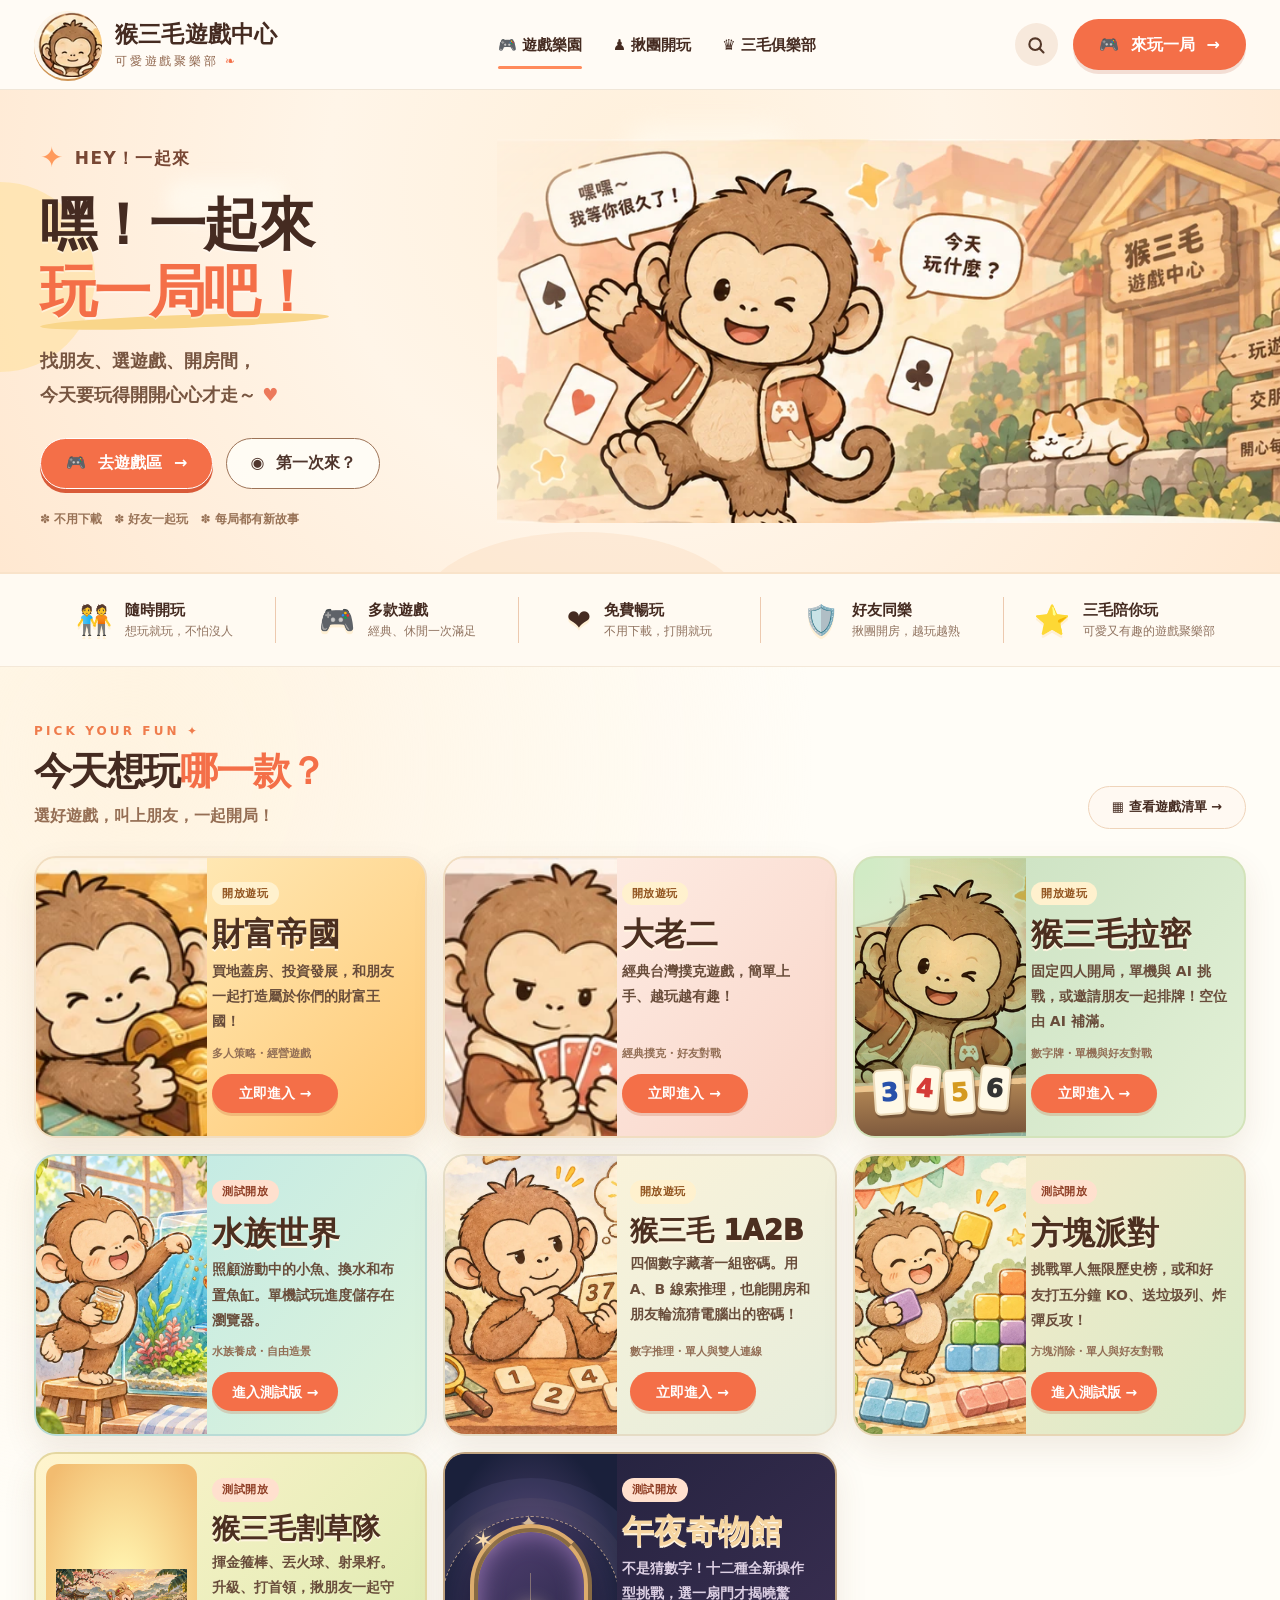
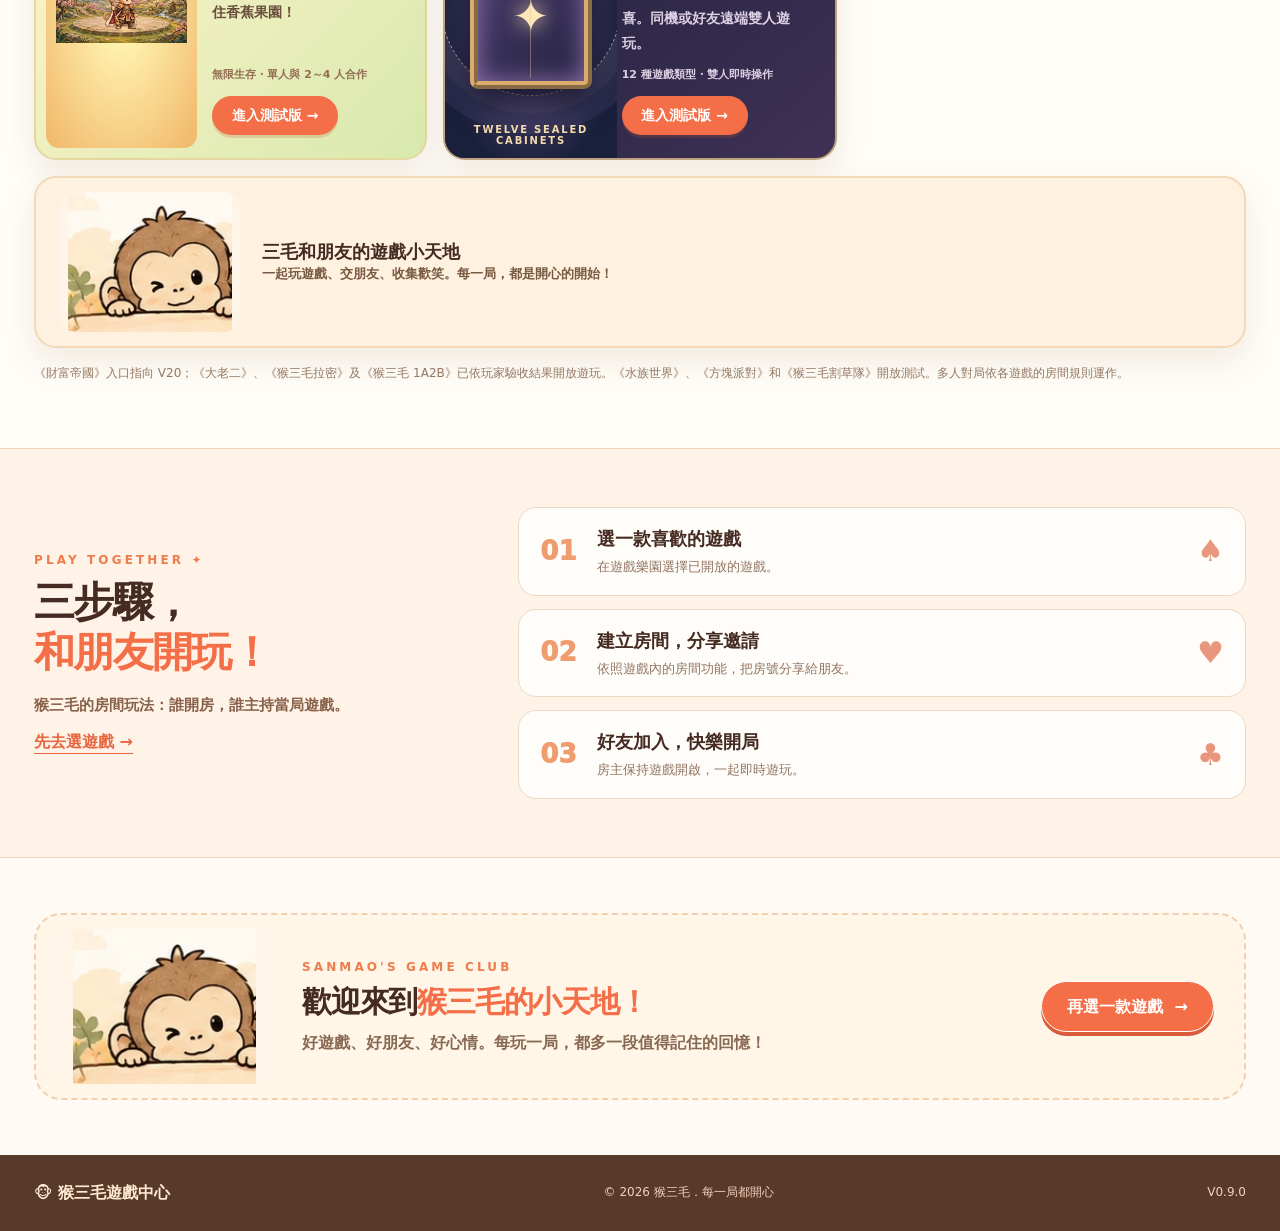
<file: index.html>
<!doctype html>
<html lang="zh-Hant">
<head>
<meta charset="utf-8">
<meta name="viewport" content="width=device-width, initial-scale=1, viewport-fit=cover">
<meta name="theme-color" content="#fff7eb">
<meta name="description" content="猴三毛遊戲中心：財富帝國、大老二、猴三毛拉密、水族世界、猴三毛 1A2B、猴三毛方塊對戰、猴三毛割草隊。選遊戲、揪朋友、開房間，一起玩得開心！">
<title>猴三毛遊戲中心｜嘿！一起來玩一局吧！</title>
<link rel="canonical" href="https://yiq1796.github.io/game-center/">
<meta property="og:type" content="website">
<meta property="og:title" content="猴三毛遊戲中心">
<meta property="og:description" content="猴三毛陪你玩財富帝國、大老二、拉密、水族世界、1A2B、方塊對戰和割草隊。選遊戲、揪朋友、一起開玩！">
<meta name="application-name" content="猴三毛遊戲中心">
<!-- 猴三毛 V0.7.0：書籤、桌面捷徑與手機主畫面統一圖示 -->
<link rel="icon" href="./favicon.ico?v=070" sizes="any">
<link rel="icon" type="image/png" sizes="32x32" href="./assets/icons/favicon-32-v070.png">
<link rel="apple-touch-icon" sizes="180x180" href="./assets/icons/apple-touch-icon-v070.png">
<link rel="manifest" href="./site.webmanifest?v=070">
<meta name="apple-mobile-web-app-capable" content="yes">
<meta name="apple-mobile-web-app-title" content="猴三毛遊戲中心">
<meta name="mobile-web-app-capable" content="yes">
<link rel="stylesheet" href="./assets/site.css?v=089">


</head>
<body>
<a class="skip-link" href="#games">跳到遊戲區</a>
<header class="site-header" id="top">
  <div class="header-container">
    <a class="brand" href="#top" aria-label="猴三毛遊戲中心，回到頁首">
      <span class="brand-avatar"><img src="assets/mascot-logo.webp" alt="猴三毛微笑頭像" width="89" height="86"></span>
      <span class="brand-copy"><strong>猴三毛遊戲中心</strong><small>可愛遊戲聚樂部 <span aria-hidden="true">❧</span></small></span>
    </a>
    <nav class="main-nav" aria-label="主選單">
      <a class="nav-active" href="#games"><span aria-hidden="true">🎮</span> 遊戲樂園</a>
      <a href="#how"><span aria-hidden="true">♟</span> 揪團開玩</a>
      <a href="#club"><span aria-hidden="true">♛</span> 三毛俱樂部</a>
    </nav>
    <div class="header-actions">
      <button class="search-toggle" id="search-toggle" type="button" aria-label="搜尋遊戲" aria-expanded="false" aria-controls="search-panel"><svg viewBox="0 0 24 24" width="20" height="20" fill="none" stroke="currentColor" stroke-width="2.5" stroke-linecap="round"><circle cx="11" cy="11" r="7"/><path d="m16 16 5 5"/></svg></button>
      <a class="cta cta-header" href="#games"><span aria-hidden="true">🎮</span> 來玩一局 <span aria-hidden="true">→</span></a>
    </div>
  </div>
  <div id="search-panel" class="search-panel" hidden><label for="game-search">想找哪一款遊戲？</label><input id="game-search" type="search" placeholder="搜尋遊戲名稱，例如水族世界…" autocomplete="off"><button id="search-clear" type="button">清除</button></div>
</header>
<main>
  <section class="hero" aria-labelledby="hero-title">
    <div class="hero-cloud cloud-left" aria-hidden="true"></div><div class="hero-cloud cloud-right" aria-hidden="true"></div>
    <div class="page-container hero-inner">
      <div class="hero-copy">
        <p class="hero-eyebrow"><span class="hey-rays" aria-hidden="true">✦</span> HEY！一起來</p>
        <h1 id="hero-title">嘿！一起來<br><span>玩一局吧！</span></h1>
        <p class="hero-description">找朋友、選遊戲、開房間，<br>今天要玩得開開心心才走～ <span aria-hidden="true">♥</span></p>
        <div class="hero-buttons"><a class="cta cta-primary" href="#games"><span aria-hidden="true">🎮</span> 去遊戲區 <span aria-hidden="true">→</span></a><a class="cta cta-secondary" href="#how"><span aria-hidden="true">◉</span> 第一次來？</a></div>
        <p class="hero-note">✽ 不用下載　✽ 好友一起玩　✽ 每局都有新故事</p>
      </div>
      <div class="hero-art"><img src="assets/hero-clubhouse.webp" alt="猴三毛穿著自然的休閒外套，開心揮手邀請朋友玩遊戲；身旁有撲克牌、溫暖的遊戲村莊與貓咪" width="952" height="430" fetchpriority="high"></div>
    </div>
  </section>
  <section class="features" aria-label="猴三毛遊戲中心特色"><div class="page-container features-grid">
    <div class="feature"><span class="feature-icon">🧑‍🤝‍🧑</span><div><strong>隨時開玩</strong><small>想玩就玩，不怕沒人</small></div></div>
    <div class="feature"><span class="feature-icon">🎮</span><div><strong>多款遊戲</strong><small>經典、休閒一次滿足</small></div></div>
    <div class="feature"><span class="feature-icon">❤️</span><div><strong>免費暢玩</strong><small>不用下載，打開就玩</small></div></div>
    <div class="feature"><span class="feature-icon">🛡️</span><div><strong>好友同樂</strong><small>揪團開房，越玩越熟</small></div></div>
    <div class="feature"><span class="feature-icon">⭐</span><div><strong>三毛陪你玩</strong><small>可愛又有趣的遊戲聚樂部</small></div></div>
  </div></section>
  <section class="games-section" id="games" aria-labelledby="games-title"><div class="page-container">
    <div class="section-title-row"><div><p class="section-eyebrow">PICK YOUR FUN <span aria-hidden="true">✦</span></p><h2 id="games-title">今天想玩<span>哪一款？</span></h2><p class="section-caption">選好遊戲，叫上朋友，一起開局！</p></div><a class="outline-link" href="#game-list">▦ 查看遊戲清單 <span aria-hidden="true">→</span></a></div>
    <div class="game-grid" id="game-list" aria-live="polite"><p class="load-message">正在準備三毛的遊戲清單…</p></div>
    <p class="game-disclaimer">《財富帝國》入口指向 V20；《大老二》、《猴三毛拉密》及《猴三毛 1A2B》已依玩家驗收結果開放遊玩。《水族世界》、《方塊派對》和《猴三毛割草隊》開放測試。多人對局依各遊戲的房間規則運作。</p>
  </div></section>
  <section class="how-section" id="how" aria-labelledby="how-title"><div class="page-container how-wrap">
    <div class="how-lead"><p class="section-eyebrow">PLAY TOGETHER ✦</p><h2 id="how-title">三步驟，<br><span>和朋友開玩！</span></h2><p>猴三毛的房間玩法：誰開房，誰主持當局遊戲。</p><a class="text-link" href="#games">先去選遊戲 →</a></div>
    <ol class="steps"><li><span class="step-num">01</span><div><strong>選一款喜歡的遊戲</strong><p>在遊戲樂園選擇已開放的遊戲。</p></div><span aria-hidden="true">♠</span></li><li><span class="step-num">02</span><div><strong>建立房間，分享邀請</strong><p>依照遊戲內的房間功能，把房號分享給朋友。</p></div><span aria-hidden="true">♥</span></li><li><span class="step-num">03</span><div><strong>好友加入，快樂開局</strong><p>房主保持遊戲開啟，一起即時遊玩。</p></div><span aria-hidden="true">♣</span></li></ol>
  </div></section>
  <section class="club-section" id="club" aria-labelledby="club-title"><div class="page-container club-wrap"><img src="assets/club-welcome.webp" alt="猴三毛探出頭歡迎大家來遊戲中心" loading="lazy" width="172" height="146"><div><p class="section-eyebrow">SANMAO'S GAME CLUB</p><h2 id="club-title">歡迎來到<span>猴三毛的小天地！</span></h2><p>好遊戲、好朋友、好心情。每玩一局，都多一段值得記住的回憶！</p></div><a class="cta cta-primary" href="#games">再選一款遊戲 <span aria-hidden="true">→</span></a></div></section>
</main>
<footer class="footer"><div class="page-container footer-content"><a href="#top" class="footer-brand">🐵 猴三毛遊戲中心</a><small>© <span id="year">2026</span> 猴三毛．每一局都開心</small><small id="build-version">V0.9.0</small></div></footer>
<script defer src="./assets/games.js?v=090"></script>
<script defer src="./assets/site.js?v=089"></script>
</body></html>
</file>
<file: assets/site.css>
/* 猴三毛遊戲中心 V0.8.4 — 接受版視覺稿轉為真正可互動的網站 */
:root{--cream:#fff8ec;--paper:#fffbf5;--ink:#452b21;--brown:#724631;--orange:#f46f48;--peach:#ffc49a;--border:#eed8c1;--shadow:0 13px 33px rgba(106,65,39,.10)}
*,*::before,*::after{box-sizing:border-box}html{scroll-behavior:smooth;scroll-padding-top:94px}body{margin:0;color:var(--ink);background:var(--paper);font-family:system-ui,-apple-system,"Microsoft JhengHei","Noto Sans TC",sans-serif;line-height:1.6}button,input{font:inherit}button,a{-webkit-tap-highlight-color:transparent}a{color:inherit;text-decoration:none}img{max-width:100%;display:block}button{cursor:pointer}button:focus-visible,a:focus-visible,input:focus-visible{outline:3px solid #e47749;outline-offset:4px}p,h1,h2,h3{margin-top:0}.page-container{width:min(1370px,calc(100% - 68px));margin-inline:auto}.skip-link{position:fixed;z-index:99;top:-80px;left:16px;background:#fff;color:#222;padding:12px}.skip-link:focus{top:12px}
.site-header{position:sticky;top:0;z-index:20;background:rgba(255,251,245,.96);border-bottom:1px solid #f0e6d8;backdrop-filter:blur(10px)}.header-container{display:flex;align-items:center;justify-content:space-between;gap:22px;width:min(1370px,calc(100% - 68px));min-height:89px;margin:auto}.brand{display:flex;align-items:center;gap:13px;min-width:265px}.brand-avatar{width:68px;height:68px;display:grid;place-items:center;flex-shrink:0;border-radius:100%;background:#fff4de;overflow:hidden;box-shadow:0 2px 0 #cf9556}.brand-avatar img{width:100%;height:100%;object-fit:contain}.brand-copy{display:flex;flex-direction:column;line-height:1.2}.brand-copy strong{font-size:clamp(20px,1.8vw,28px);font-weight:900;letter-spacing:.01em;white-space:nowrap}.brand-copy small{font-size:12px;letter-spacing:.23em;color:#8f654c;margin-top:5px}.brand-copy small span{color:var(--orange)}.main-nav{display:flex;align-items:center;gap:clamp(12px,2.4vw,38px);margin-left:auto}.main-nav a{font-weight:800;font-size:15px;white-space:nowrap;padding:12px 0;position:relative}.main-nav a:hover{color:var(--orange)}.main-nav .nav-active::after{content:'';position:absolute;left:0;right:0;height:3px;background:#ff8a5b;bottom:0;border-radius:2px}.header-actions{display:flex;align-items:center;gap:15px;margin-left:auto}.search-toggle{display:grid;place-items:center;background:#f7e9dc;color:#533728;width:43px;height:43px;border:0;border-radius:100%}.search-toggle:hover{background:#efd6c0}.cta{display:inline-flex;align-items:center;justify-content:center;gap:12px;border:1px solid transparent;border-radius:100px;font-weight:850;white-space:nowrap;min-height:51px;transition:transform .18s,box-shadow .18s}.cta:hover,.game-entry:hover{transform:translateY(-2px)}.cta-header{background:var(--orange);color:#fff;padding:0 25px;box-shadow:0 4px 0 rgba(183,78,47,.17)}.search-panel{width:min(700px,calc(100% - 30px));margin:0 auto 14px;padding:12px 16px;border:1px solid var(--border);background:#fff;border-radius:20px;display:flex;gap:12px;align-items:center;box-shadow:var(--shadow)}.search-panel[hidden]{display:none}.search-panel label{font-weight:800;white-space:nowrap}.search-panel input{flex:1;min-width:0;border:1px solid #e9d0ba;border-radius:12px;padding:10px 12px}.search-panel button{background:#fcebd8;border:0;padding:11px;border-radius:12px}
.hero{position:relative;isolation:isolate;overflow:hidden;background:radial-gradient(circle at 50% 20%,#fff0db 0,#fff5e8 42%,#ffe8d1 100%);border-bottom:2px solid #f9e3ca}.hero::before{position:absolute;content:'';width:190px;height:190px;border-radius:50%;left:-95px;top:92px;background:#ffe2a4;opacity:.65}.hero::after{position:absolute;content:'';width:320px;height:150px;bottom:-110px;left:33%;border-radius:50%;background:#f5caa4;opacity:.25}.hero-cloud{position:absolute;background:#fffdf4;opacity:.6;border-radius:40px;z-index:-1}.cloud-left{width:120px;height:40px;left:13%;top:90px;filter:blur(8px)}.cloud-right{width:170px;height:60px;right:38%;top:35px;filter:blur(12px)}.hero-inner{display:grid;grid-template-columns:43% 57%;min-height:466px;align-items:center}.hero-copy{position:relative;z-index:3;padding:46px 0 43px 6px}.hero-eyebrow{display:flex;align-items:center;gap:10px;font-weight:850;font-size:17px;color:#784734;letter-spacing:.08em;margin:0 0 10px}.hey-rays{font-size:28px;color:#ff9a5c}.hero h1{font-size:clamp(49px,4.45vw,77px);font-weight:950;line-height:1.18;letter-spacing:-.045em;margin:0 0 19px;text-shadow:0 2px 0 rgba(255,255,255,.45);white-space:nowrap}.hero h1 span{color:var(--orange);position:relative}.hero h1 span::after{content:'';position:absolute;left:0;right:-6%;height:13px;bottom:-4px;background:#f9d68a;transform:rotate(-2deg);border-radius:50%;z-index:-1}.hero-description{color:#775540;font-size:18px;font-weight:750;line-height:1.9;margin:0 0 25px}.hero-description span{color:#ec795b}.hero-buttons{display:flex;flex-wrap:wrap;gap:13px}.cta-primary{background:var(--orange);border-color:#fff;color:#fff;padding:0 25px;box-shadow:0 4px 0 #d95b39}.cta-secondary{background:rgba(255,254,248,.85);border:1.8px solid #9d7357;color:#50362d;padding:0 23px}.hero-note{font-size:12px;font-weight:700;color:#987256;margin:21px 0 0}.hero-art{display:flex;align-items:center;justify-content:center;width:calc(100% + 158px);margin-left:-58px;align-self:stretch;overflow:visible}.hero-art img{width:100%;height:auto;max-height:465px;object-fit:contain;filter:drop-shadow(0 8px 12px rgba(126,83,52,.03));-webkit-mask-image:radial-gradient(ellipse 77% 92% at 56% 53%,#000 62%,transparent 100%);mask-image:radial-gradient(ellipse 77% 92% at 56% 53%,#000 62%,transparent 100%)}
.features{position:relative;background:#fffaf2;border-bottom:1px solid #f4e8d8}.features-grid{display:grid;grid-template-columns:repeat(5,1fr);padding:23px 0}.feature{display:flex;align-items:center;justify-content:center;gap:13px;border-right:1px solid #edc9af;min-width:0;padding:0 10px}.feature:last-child{border-right:0}.feature-icon{font-size:29px;filter:drop-shadow(0 3px 0 #fff0d5)}.feature strong,.feature small{display:block}.feature strong{font-size:15px;font-weight:900;white-space:nowrap}.feature small{font-size:12px;color:#907360;white-space:nowrap}
.games-section{background:radial-gradient(ellipse at 10% 7%,#fff3e0,transparent 42%),#fffdf7;padding:55px 0 65px}.section-title-row{display:flex;align-items:flex-end;justify-content:space-between;margin-bottom:27px;gap:20px}.section-eyebrow{font-size:12px;font-weight:900;color:#ef7c4c;letter-spacing:.26em;margin:0 0 7px}.section-title-row h2,.how-lead h2,.club-wrap h2{font-size:clamp(31px,3vw,48px);line-height:1.22;letter-spacing:-.04em;margin:0;font-weight:950}.section-title-row h2 span,.how-lead h2 span,.club-wrap h2 span{color:var(--orange)}.section-caption{color:#956e54;font-weight:700;margin:8px 0 0}.outline-link{padding:10px 23px;border:1px solid #efd4ba;background:#fff9f2;border-radius:100px;font-size:13px;font-weight:800;flex-shrink:0}.outline-link:hover{background:#ffe6ce}.game-grid{display:grid;grid-template-columns:minmax(0,1.15fr) minmax(0,1.15fr) minmax(240px,.75fr);gap:16px;align-items:stretch}.game-card{display:grid;grid-template-columns:44% 56%;min-height:261px;overflow:hidden;border-radius:22px;border:2px solid #f1ddc1;box-shadow:var(--shadow);transition:transform .2s}.game-card:hover{transform:translateY(-4px)}.game-wealth-empire{background:linear-gradient(135deg,#fff2c8 0,#ffc873 100%)}.game-big-two{background:linear-gradient(130deg,#fff3ec,#f9d5c8)}.game-card-visual{min-width:0;overflow:hidden;display:flex;align-items:stretch}.game-illustration{width:100%;height:100%;min-height:258px;object-fit:cover;object-position:center}.game-card-detail{display:flex;align-items:flex-start;flex-direction:column;padding:24px 18px 23px 5px;min-width:0}.status-label{display:inline-block;padding:3px 10px;border-radius:100px;font-size:11px;font-weight:900;letter-spacing:.05em}.status-open{background:#fff1ce;color:#90521d}.status-beta{background:#ffe0ce;color:#8e3d24}.status-soon{background:#e8d7d3;color:#715852}.game-card h3{font-size:clamp(28px,2.5vw,40px);line-height:1.3;color:#4c2f20;font-weight:950;margin:9px 0 3px;white-space:nowrap;text-shadow:0 2px 0 #fff5e0}.game-description{font-size:14px;font-weight:700;color:#694d3b;margin:0 0 10px;line-height:1.8}.game-category{color:#926e55;font-size:11px;font-weight:800;margin-top:auto;margin-bottom:12px}.game-entry{display:inline-flex;align-items:center;justify-content:center;min-width:126px;min-height:39px;border-radius:100px;background:var(--orange);color:white;font-size:14px;font-weight:900;padding:7px 16px;box-shadow:0 3px 0 rgba(193,86,47,.22);transition:transform .18s}.game-entry.disabled{background:#b9aaa7;color:#fff;box-shadow:none;cursor:not-allowed}.welcome-card{background:#fff1df;border-radius:22px;border:2px solid #f4d9b9;padding:10px 14px 18px;display:flex;flex-direction:column;align-items:center;text-align:center;min-width:0;box-shadow:var(--shadow)}.welcome-card-art{width:100%;height:154px;object-fit:contain;object-position:center bottom;background:#fff4e8;border-radius:16px}.welcome-card h3{font-size:18px;line-height:1.4;margin:10px 0 6px}.welcome-card p{color:#785941;font-size:13px;font-weight:700;margin:0}.game-disclaimer{font-size:12px;color:#947762;margin:16px 0 0}.empty-message,.load-message{grid-column:1/-1;background:#fff8ec;padding:30px;text-align:center;border-radius:20px}
.how-section{background:#fff3e7;padding:58px 0;border-top:1px solid #f2d5bb;border-bottom:1px solid #f2d5bb}.how-wrap{display:grid;grid-template-columns:36% 1fr;gap:48px;align-items:center}.how-lead h2{font-size:41px}.how-lead>p:not(.section-eyebrow){color:#89624b;font-size:15px;font-weight:700;margin:16px 0 12px}.text-link{font-weight:900;color:#e66640;text-decoration:underline;text-underline-offset:6px}.steps{padding:0;margin:0;list-style:none;display:grid;gap:13px}.steps li{background:#fffdfa;display:flex;align-items:center;gap:20px;padding:17px 21px;border:1px solid #ecd9c4;border-radius:18px}.steps li>span:last-child{margin-left:auto;color:#e8977d;font-size:30px}.step-num{font-size:26px;font-weight:950;color:#ef9d6f}.steps strong{font-size:18px}.steps p{color:#91735f;margin:3px 0 0;font-size:13px}
.club-section{background:#fffbf4;padding:55px 0}.club-wrap{display:grid;grid-template-columns:225px 1fr auto;gap:25px;align-items:center;border:2px dashed #f2cfb1;border-radius:27px;background:#fff6e7;padding:14px 30px 14px 16px}.club-wrap img{width:225px;height:155px;object-fit:contain;background:#fff4e8;border-radius:17px}.club-wrap h2{font-size:30px}.club-wrap p:last-child{color:#886953;margin:9px 0 0;font-weight:650}.footer{background:#59392a;color:#ffebd2;padding:25px 0}.footer-content{display:flex;justify-content:space-between;align-items:center;gap:14px}.footer-brand{font-weight:900}.footer small{font-size:12px;color:#f3d0ba}

/* V0.8.1：拉密完整插畫入口。停用縮小猴頭，維持與前兩張遊戲卡片一致的構圖。 */
.game-grid{grid-template-columns:repeat(3,minmax(0,1fr))}
.game-rummikub{background:linear-gradient(125deg,#c7dfbe,#e2f0d6);border-color:#d3e3ba}
.game-rummikub .game-card-detail{padding-right:15px}
.rummikub-showcase{position:relative;isolation:isolate;width:100%;min-height:258px;height:100%;overflow:hidden;background:radial-gradient(circle at 55% 35%,#fff8d8,transparent 60%),linear-gradient(146deg,#d1ebc5,#94bfad)}
.rummikub-showcase::before{content:'';position:absolute;inset:0;background:repeating-radial-gradient(circle at 5% 93%,transparent 0 30px,#fffae72c 31px 32px);pointer-events:none}
.rummikub-character{position:absolute;width:610px;height:auto;max-width:none;left:-93px;top:0;filter:drop-shadow(1px 5px 3px #5b635b3b);mix-blend-mode:multiply;-webkit-mask-image:radial-gradient(ellipse 50% 76% at 33% 50%,#000 57%,transparent 100%);mask-image:radial-gradient(ellipse 50% 76% at 33% 50%,#000 57%,transparent 100%)}
.rummikub-showcase::after{content:'';position:absolute;z-index:4;left:0;top:0;width:55px;height:69px;background:radial-gradient(ellipse at 0 0,#d1ebc5 20%,#d6eac8 60%,transparent 100%);pointer-events:none}
.rummikub-board{position:absolute;z-index:3;bottom:0;left:-8%;width:120%;height:54px;display:flex;align-items:center;justify-content:center;background:linear-gradient(#ad8252,#7b573c);border-top:6px solid #edc58f;box-shadow:0 -3px 0 #fff8df5a,0 0 18px #58462850;transform:rotate(-3deg);transform-origin:center bottom}
.rummikub-rail{display:flex;gap:4px;transform:translateY(-20px) rotate(3deg)}
.rummikub-tile{display:grid;place-items:center;width:31px;height:46px;background:#fff9e7;border:2px solid #eddbba;border-radius:6px;color:#2851aa;font-weight:950;font-size:25px;line-height:1;box-shadow:1px 3px 1px #48332265;transform:rotate(-4deg)}
.rummikub-tile:nth-child(even){transform:rotate(5deg) translateY(-4px)}
.tile-red{color:#d53c36}.tile-yellow{color:#d59a20}.tile-black{color:#333}
.welcome-card{grid-column:1/-1;display:grid;grid-template-columns:180px minmax(0,1fr);grid-template-rows:auto auto;text-align:left;align-items:center;gap:0 22px;padding:14px 24px}
.welcome-card-art{grid-row:1/3;width:180px;height:140px}
.welcome-card h3{align-self:end;margin:0}.welcome-card p{align-self:start;margin:0}
@media(max-width:1250px){.header-container{gap:15px}.main-nav{gap:18px}.brand{min-width:0}.brand-copy strong{font-size:22px}.hero h1{font-size:clamp(47px,4.6vw,64px)}.game-grid{grid-template-columns:1fr 1fr}.game-rummikub{grid-column:1/-1;grid-template-columns:42% 58%}.welcome-card{grid-column:1/-1;display:grid;grid-template-columns:200px 1fr;gap:8px 20px;text-align:left;align-items:center}.welcome-card-art{grid-row:span 2}.welcome-card p{margin-top:-55px;align-self:end}.game-card-detail{padding-right:12px}.game-card h3{font-size:34px}}
@media(max-width:890px){.rummikub-showcase{min-height:220px}.page-container,.header-container{width:min(100% - 32px,690px)}.header-container{min-height:78px}.brand-avatar{width:54px;height:54px}.brand-copy strong{font-size:19px}.brand-copy small{font-size:10px;letter-spacing:.1em}.main-nav{display:none}.cta-header{padding:0 15px;min-height:42px;font-size:13px}.search-toggle{width:38px;height:38px}.header-actions{gap:8px}.hero-inner{grid-template-columns:1fr;min-height:0}.hero-copy{padding:45px 0 5px;z-index:2}.hero h1{font-size:clamp(44px,8vw,63px)}.hero-art{margin:0 auto;width:100%;max-width:730px}.hero-art img{max-height:none}.features-grid{grid-template-columns:repeat(3,1fr);row-gap:18px}.feature:nth-child(3){border-right:0}.feature:nth-child(n+4){display:none}.game-grid{grid-template-columns:1fr 1fr}.game-card{grid-template-columns:1fr;min-height:0}.game-card-visual{height:220px}.game-illustration{min-height:0;height:220px;object-position:center 36%}.game-card-detail{padding:18px 22px 20px;min-height:224px}.game-category{margin-top:auto}.welcome-card{grid-template-columns:160px 1fr}.welcome-card-art{width:160px}.how-wrap{grid-template-columns:1fr;gap:28px}.how-lead h2{font-size:37px}.club-wrap{grid-template-columns:140px 1fr;gap:16px}.club-wrap img{width:140px;height:142px;object-fit:contain}.club-wrap>.cta{grid-column:1/-1;justify-self:start}}
@media(max-width:560px){html{scroll-padding-top:76px}.page-container,.header-container{width:calc(100% - 30px)}.header-container{min-height:69px;gap:6px}.brand{gap:6px}.brand-avatar{width:47px;height:47px}.brand-copy strong{font-size:17px}.brand-copy small{font-size:9px}.search-toggle{width:33px;height:33px}.cta-header{font-size:0;min-height:38px;padding:0 12px;gap:0}.cta-header span{font-size:20px}.cta-header span:last-child{display:none}.search-panel{flex-wrap:wrap}.search-panel label{width:100%}.hero-copy{padding:34px 0 5px}.hero-eyebrow{font-size:14px}.hero h1{font-size:clamp(37px,9vw,48px);line-height:1.19}.hero-description{font-size:15px;line-height:1.8;margin-bottom:17px}.hero-buttons{gap:8px}.hero-buttons .cta{font-size:13px;min-height:44px;padding:0 15px}.hero-note{font-size:10px;margin-top:14px}.hero-art{width:calc(100% + 30px);margin-left:-15px}.hero-art img{-webkit-mask-image:none;mask-image:none}.features-grid{grid-template-columns:repeat(2,1fr);padding:15px 0;row-gap:14px}.feature{justify-content:flex-start;gap:9px;padding:0 7px}.feature:nth-child(2){border-right:0}.feature:nth-child(3){display:none}.feature:nth-child(4){display:flex}.feature-icon{font-size:23px}.feature strong{font-size:12px}.feature small{font-size:10px;white-space:normal}.games-section{padding:37px 0 42px}.section-title-row{align-items:start;gap:12px}.section-title-row h2{font-size:32px}.section-caption{font-size:12px}.outline-link{font-size:0;padding:10px 12px;align-self:center}.outline-link span{font-size:16px}.game-grid{grid-template-columns:1fr;gap:14px}.game-rummikub{grid-column:auto;grid-template-columns:39% 61%}.rummikub-showcase{min-height:218px}.rummikub-character{width:480px;left:-79px;top:0}.rummikub-showcase::after{width:33px;height:48px}.rummikub-board{height:46px}.rummikub-rail{gap:1px;transform:translateY(-17px) rotate(3deg)}.rummikub-tile{width:25px;height:35px;font-size:21px}.game-card{grid-template-columns:39% 61%;min-height:218px}.game-card-visual{height:auto}.game-illustration{height:100%;min-height:218px;object-position:center}.game-card-detail{padding:13px 13px 14px 6px;min-height:218px}.game-card h3{font-size:29px;margin:7px 0 2px}.game-description{font-size:12px;line-height:1.6}.game-category{font-size:10px;margin:5px 0 8px}.game-entry{font-size:12px;min-height:35px;min-width:106px}.welcome-card{grid-column:auto;grid-template-columns:116px 1fr;padding:10px;gap:8px 13px}.welcome-card-art{width:116px;height:122px}.welcome-card h3{font-size:16px;margin:0}.welcome-card p{font-size:12px;margin:0;align-self:start}.how-section{padding:40px 0}.how-lead h2{font-size:31px}.steps li{padding:11px;gap:13px}.steps strong{font-size:14px}.steps p{font-size:12px}.step-num{font-size:21px}.club-section{padding:35px 0}.club-wrap{grid-template-columns:105px 1fr;padding:10px}.club-wrap img{width:105px;height:125px}.club-wrap h2{font-size:22px}.club-wrap p:last-child{font-size:12px}.club-wrap .cta{font-size:12px;min-height:38px}.footer-content{flex-wrap:wrap}.footer small{font-size:10px}}
@media(max-width:350px){.brand-copy strong{font-size:15px}.brand-avatar{width:42px;height:42px}.hero h1{font-size:35px}.game-card{grid-template-columns:36% 64%}.game-card-detail{padding-right:8px}.game-description{font-size:11px}.game-card h3{font-size:26px}}
@media(prefers-reduced-motion:reduce){html{scroll-behavior:auto}*,*::before,*::after{transition:none!important;animation:none!important}}

/* V0.8.4：兩款遊戲只使用一個猴三毛插畫 render source。 */
.game-aqua-world{background:linear-gradient(130deg,#bce8e7,#def3db);border-color:#b9dcd6}
.game-one-a-two-b{background:linear-gradient(145deg,#fff4da,#e6eddb);border-color:#e5dcc5}
.game-one-a-two-b h3{white-space:normal;font-size:clamp(23px,2.15vw,32px)}
.game-one-a-two-b .game-card-detail{padding-left:13px}

.game-aqua-world .game-illustration,.game-one-a-two-b .game-illustration{object-position:center center}
@media(max-width:890px){.game-aqua-world .game-illustration,.game-one-a-two-b .game-illustration{object-position:center 43%}}

/* V0.8.7 方塊派對：完整猴三毛插畫取代舊頭像與 CSS 假方塊。 */
.game-stack-battle{background:linear-gradient(125deg,#fce9c8,#d9ebc9);border-color:#e7d6b5}
.game-stack-battle .game-illustration{object-position:center center}
/* 1A2B 已移除獨立綠色按鈕：沿用全站 .game-entry 橘色。 */

.game-orchard-survival{background:linear-gradient(135deg,#fff4cd,#d9e9ad);border-color:#e4d7a0}
.game-orchard-survival .game-card-visual{background:radial-gradient(ellipse,#fff2ae 18%,#f2bc70 91%);margin:10px;border-radius:13px}
.game-orchard-survival .game-illustration{object-fit:contain;object-position:center;padding:10px;min-height:0}
.game-orchard-survival h3{white-space:normal;font-size:clamp(23px,2.15vw,34px)}
@media(max-width:890px){.game-orchard-survival .game-card-visual{margin:9px 9px 0}}

/* 午夜奇物館：封印櫃 CSS 原創插畫，無任何外部圖片來源。 */
.game-mystery-duo{background:linear-gradient(140deg,#20203b,#3e3155);border-color:#bfa37f}
.game-mystery-duo .game-card-detail{color:#f8eddb}
.game-mystery-duo h3{color:#f6d5a0}
.game-mystery-duo .game-description,.game-mystery-duo .game-category{color:#ddd0e4}
.game-mystery-duo .game-card-visual{background:radial-gradient(ellipse at center,#665184,#1a203b 78%);overflow:hidden}
.mystery-showcase{height:100%;min-height:220px;width:100%;position:relative;display:flex;align-items:center;justify-content:center;isolation:isolate}
.mystery-showcase:before{content:"";position:absolute;width:180px;height:180px;border-radius:50%;border:1px dashed #efcca7b3;box-shadow:0 0 0 18px #f8d59c0b,0 0 0 38px #b3a4e814;animation:mystery-cover-spin 44s linear infinite}
.mystery-showcase:after{content:"✶";position:absolute;color:#f7dbaf;left:16%;top:22%;font-size:25px;text-shadow:0 0 15px #f5dba7}
.mystery-cover-orbit{position:absolute;color:#e3c7a5;font-size:22px;letter-spacing:1.3em;white-space:nowrap;transform:translate(12px,-83px)}
.mystery-cover-door{width:122px;height:165px;display:grid;place-items:center;padding-top:22px;border-radius:66px 66px 9px 9px;border:8px ridge #dcac6d;box-shadow:inset 0 0 25px #9272ae,0 15px 29px #0b0b20aa;background:linear-gradient(145deg,#514071,#252443);font-size:45px;color:#ffe7b8;text-shadow:0 0 20px #fde4b7;position:relative}
.mystery-cover-door:after{content:"";position:absolute;left:49%;height:70%;width:1px;background:#e3c49569;top:28%}
.mystery-cover-caption{position:absolute;bottom:12px;left:0;right:0;text-align:center;color:#f5dbac;font:700 10px system-ui;letter-spacing:.18em}
@keyframes mystery-cover-spin{to{transform:rotate(360deg)}}
@media(max-width:890px){.mystery-showcase{min-height:220px}}
@media(prefers-reduced-motion:reduce){.mystery-showcase:before{animation:none}}
</file>
